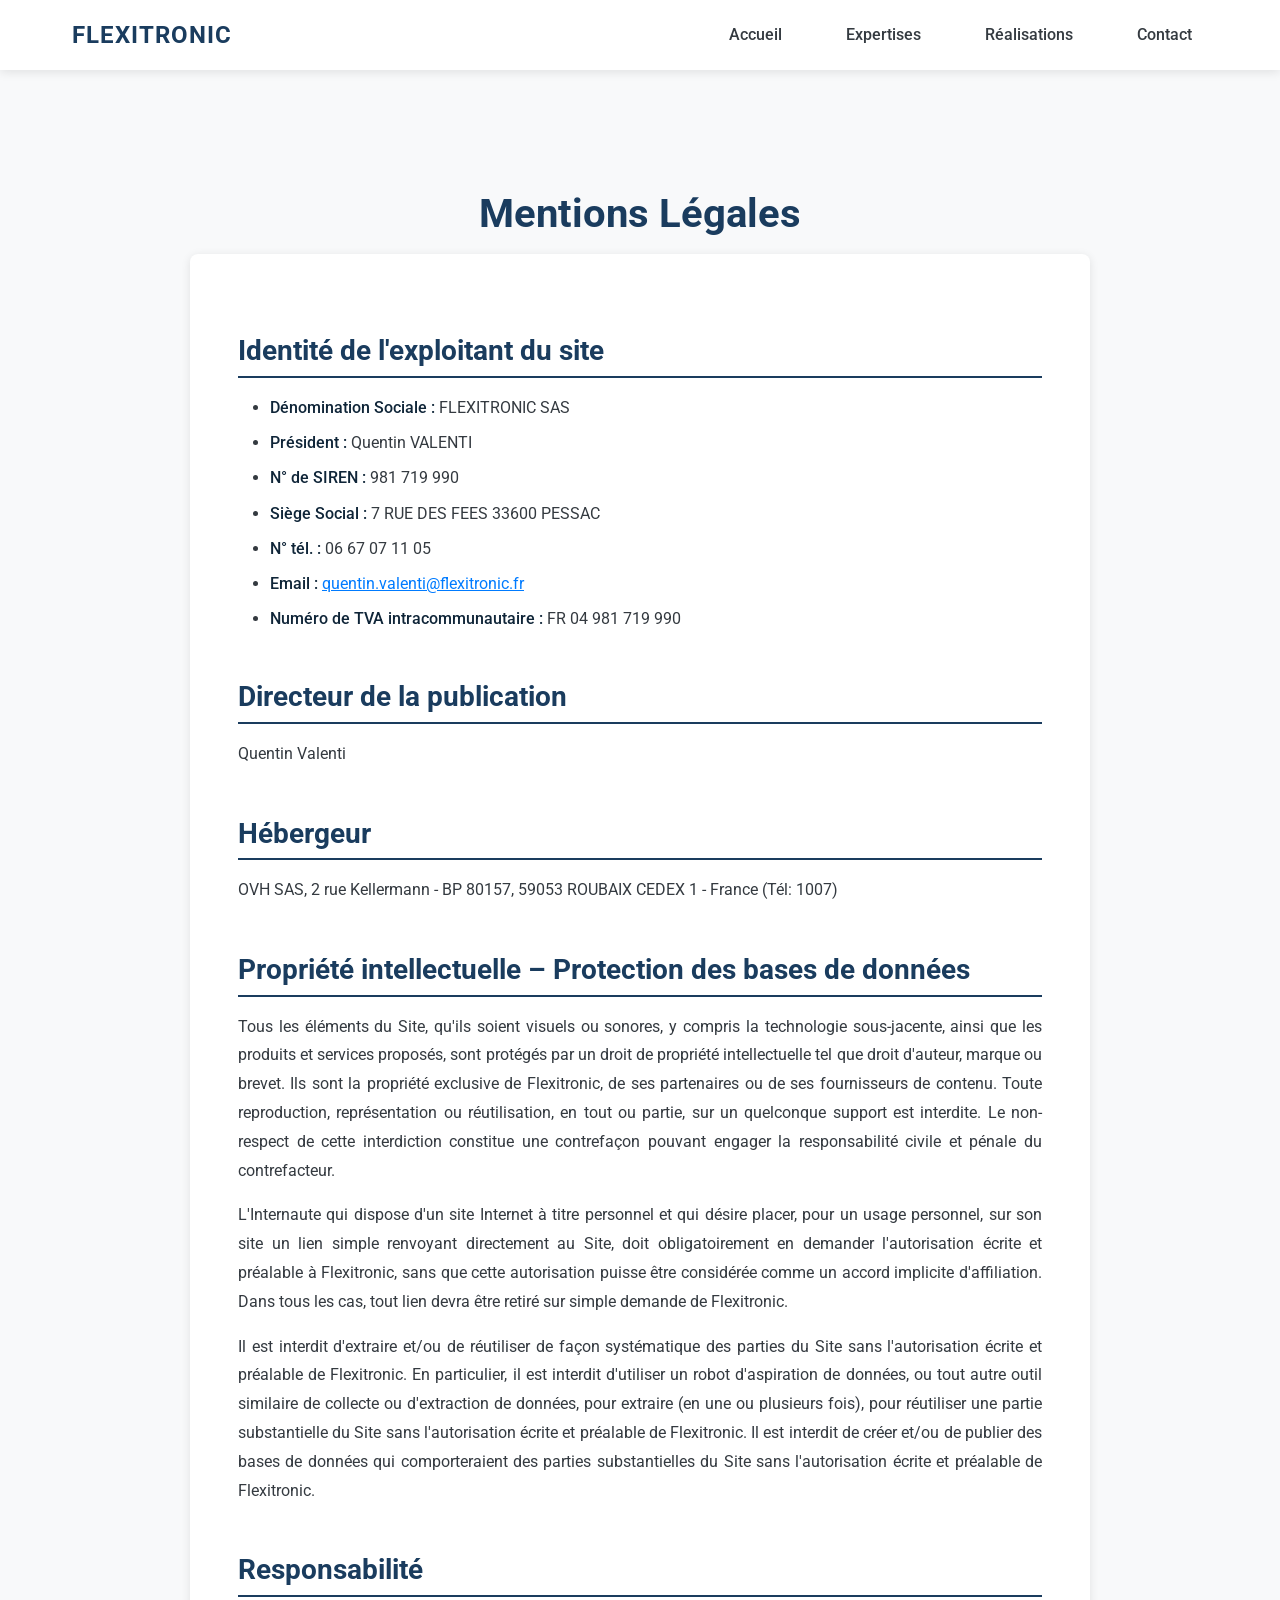
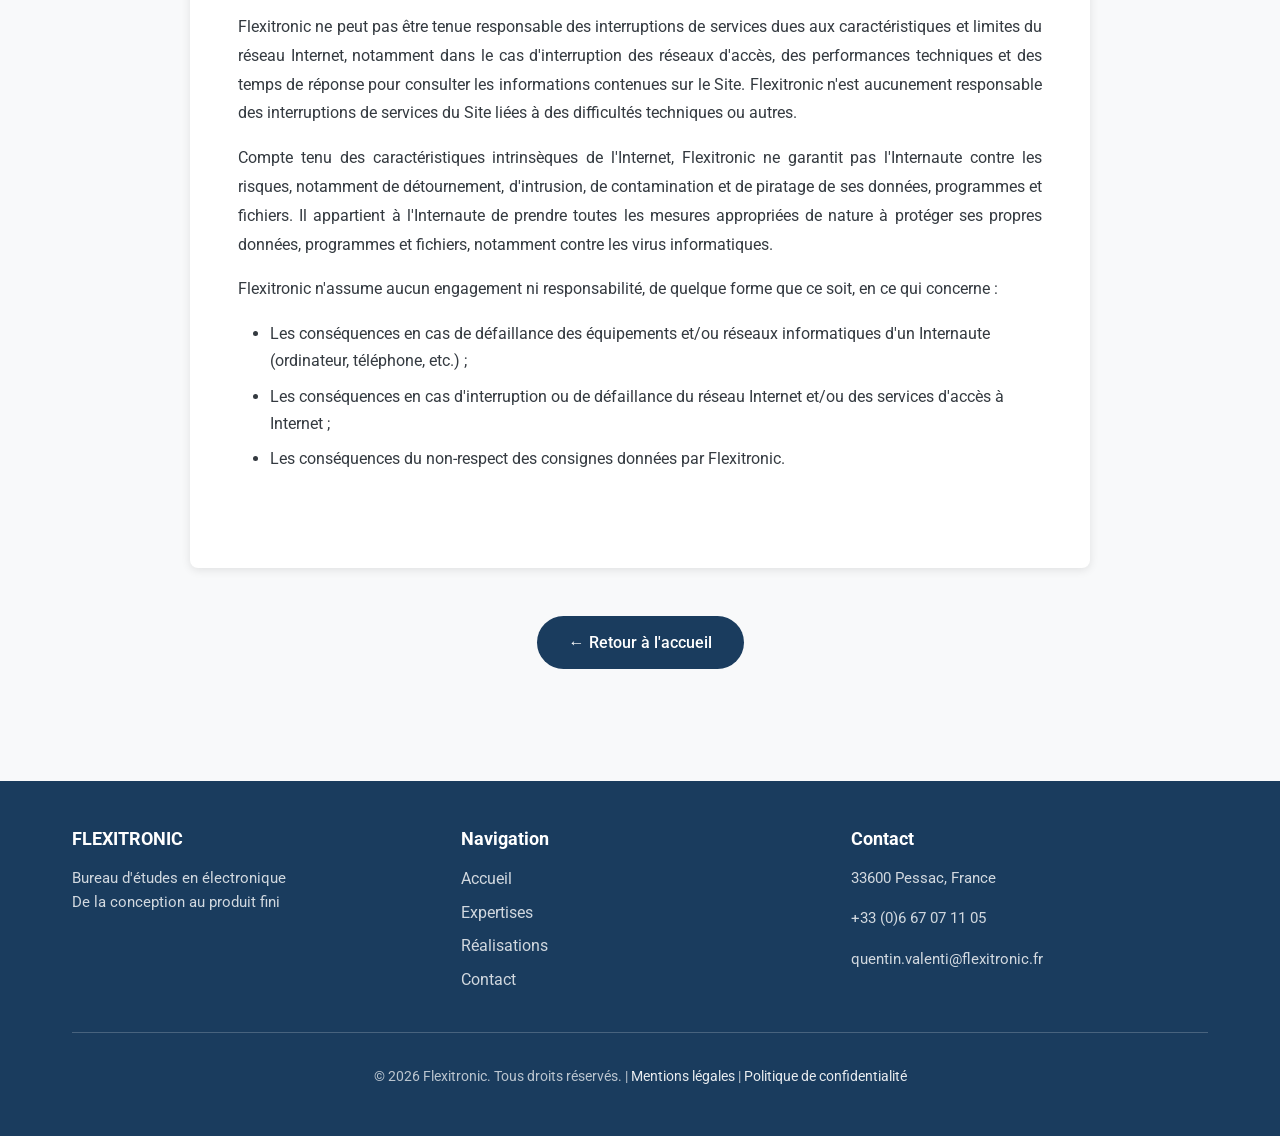
<file: mentions-legales.html>
<!DOCTYPE html>
<html lang="fr">

<head>
  <meta charset="UTF-8">
  <meta name="viewport" content="width=device-width, initial-scale=1.0">
  <meta name="description" content="Mentions légales - Flexitronic">
  <title>Mentions Légales | Flexitronic</title>

  <link rel="preconnect" href="https://fonts.googleapis.com">
  <link rel="preconnect" href="https://fonts.gstatic.com" crossorigin>
  <link href="https://fonts.googleapis.com/css2?family=Roboto:wght@300;400;500;700&display=swap" rel="stylesheet">

  <link rel="icon" href="logo.png" type="image/png">

  <link rel="stylesheet" href="styles.css">
</head>

<body>
  <header id="header" class="header">
    <nav class="nav-container">
      <div class="logo">
        <a href="index.html">FLEXITRONIC</a>
      </div>
      <ul class="nav-menu" id="nav-menu">
        <li><a href="index.html#accueil" class="nav-link">Accueil</a></li>
        <li><a href="index.html#expertises" class="nav-link">Expertises</a></li>
        <li><a href="index.html#realisations" class="nav-link">Réalisations</a></li>
        <li><a href="index.html#contact" class="nav-link">Contact</a></li>
      </ul>
      <div class="hamburger" id="hamburger">
        <span></span>
        <span></span>
        <span></span>
      </div>
    </nav>
  </header>

  <section class="section legal-page">
    <div class="container">
      <h1 class="section-title">Mentions Légales</h1>
      
      <div class="legal-content">
        <article class="legal-section">
          <h2>Identité de l'exploitant du site</h2>
          <ul>
            <li><strong>Dénomination Sociale :</strong> FLEXITRONIC SAS</li>
            <li><strong>Président :</strong> Quentin VALENTI</li>
            <li><strong>N° de SIREN :</strong> 981 719 990</li>
            <li><strong>Siège Social :</strong> 7 RUE DES FEES 33600 PESSAC</li>
            <li><strong>N° tél. :</strong> 06 67 07 11 05</li>
            <li><strong>Email :</strong> <a href="mailto:quentin.valenti@flexitronic.fr">quentin.valenti@flexitronic.fr</a></li>
            <li><strong>Numéro de TVA intracommunautaire :</strong> FR 04 981 719 990</li>
          </ul>
        </article>

        <article class="legal-section">
          <h2>Directeur de la publication</h2>
          <p>Quentin Valenti</p>
        </article>

        <article class="legal-section">
          <h2>Hébergeur</h2>
          <p>OVH SAS, 2 rue Kellermann - BP 80157, 59053 ROUBAIX CEDEX 1 - France (Tél: 1007)</p>
        </article>

        <article class="legal-section">
          <h2>Propriété intellectuelle – Protection des bases de données</h2>
          <p>Tous les éléments du Site, qu'ils soient visuels ou sonores, y compris la technologie sous-jacente, ainsi que les produits et services proposés, sont protégés par un droit de propriété intellectuelle tel que droit d'auteur, marque ou brevet. Ils sont la propriété exclusive de Flexitronic, de ses partenaires ou de ses fournisseurs de contenu. Toute reproduction, représentation ou réutilisation, en tout ou partie, sur un quelconque support est interdite. Le non-respect de cette interdiction constitue une contrefaçon pouvant engager la responsabilité civile et pénale du contrefacteur.</p>
          
          <p>L'Internaute qui dispose d'un site Internet à titre personnel et qui désire placer, pour un usage personnel, sur son site un lien simple renvoyant directement au Site, doit obligatoirement en demander l'autorisation écrite et préalable à Flexitronic, sans que cette autorisation puisse être considérée comme un accord implicite d'affiliation. Dans tous les cas, tout lien devra être retiré sur simple demande de Flexitronic.</p>
          
          <p>Il est interdit d'extraire et/ou de réutiliser de façon systématique des parties du Site sans l'autorisation écrite et préalable de Flexitronic. En particulier, il est interdit d'utiliser un robot d'aspiration de données, ou tout autre outil similaire de collecte ou d'extraction de données, pour extraire (en une ou plusieurs fois), pour réutiliser une partie substantielle du Site sans l'autorisation écrite et préalable de Flexitronic. Il est interdit de créer et/ou de publier des bases de données qui comporteraient des parties substantielles du Site sans l'autorisation écrite et préalable de Flexitronic.</p>
        </article>

        <article class="legal-section">
          <h2>Responsabilité</h2>
          <p>Flexitronic ne peut pas être tenue responsable des interruptions de services dues aux caractéristiques et limites du réseau Internet, notamment dans le cas d'interruption des réseaux d'accès, des performances techniques et des temps de réponse pour consulter les informations contenues sur le Site. Flexitronic n'est aucunement responsable des interruptions de services du Site liées à des difficultés techniques ou autres.</p>
          
          <p>Compte tenu des caractéristiques intrinsèques de l'Internet, Flexitronic ne garantit pas l'Internaute contre les risques, notamment de détournement, d'intrusion, de contamination et de piratage de ses données, programmes et fichiers. Il appartient à l'Internaute de prendre toutes les mesures appropriées de nature à protéger ses propres données, programmes et fichiers, notamment contre les virus informatiques.</p>
          
          <p>Flexitronic n'assume aucun engagement ni responsabilité, de quelque forme que ce soit, en ce qui concerne :</p>
          <ul>
            <li>Les conséquences en cas de défaillance des équipements et/ou réseaux informatiques d'un Internaute (ordinateur, téléphone, etc.) ;</li>
            <li>Les conséquences en cas d'interruption ou de défaillance du réseau Internet et/ou des services d'accès à Internet ;</li>
            <li>Les conséquences du non-respect des consignes données par Flexitronic.</li>
          </ul>
        </article>
      </div>

      <div class="legal-back">
        <a href="index.html" class="btn btn-secondary">← Retour à l'accueil</a>
      </div>
    </div>
  </section>

  <footer class="footer">
    <div class="container">
      <div class="footer-content">
        <div class="footer-section">
          <h3>FLEXITRONIC</h3>
          <p>Bureau d'études en électronique<br>De la conception au produit fini</p>
        </div>
        <div class="footer-section">
          <h4>Navigation</h4>
          <ul>
            <li><a href="index.html#accueil">Accueil</a></li>
            <li><a href="index.html#expertises">Expertises</a></li>
            <li><a href="index.html#realisations">Réalisations</a></li>
            <li><a href="index.html#contact">Contact</a></li>
          </ul>
        </div>
        <div class="footer-section">
          <h4>Contact</h4>
          <p>33600 Pessac, France</p>
          <p>+33 (0)6 67 07 11 05</p>
          <p>quentin.valenti@flexitronic.fr</p>
        </div>
      </div>
      <div class="footer-bottom">
        <p>&copy; 2026 Flexitronic. Tous droits réservés. | <a href="mentions-legales.html">Mentions légales</a> | <a href="politique-confidentialite.html">Politique de confidentialité</a></p>
      </div>
    </div>
  </footer>

  <script src="script.js"></script>
</body>

</html>
</file>
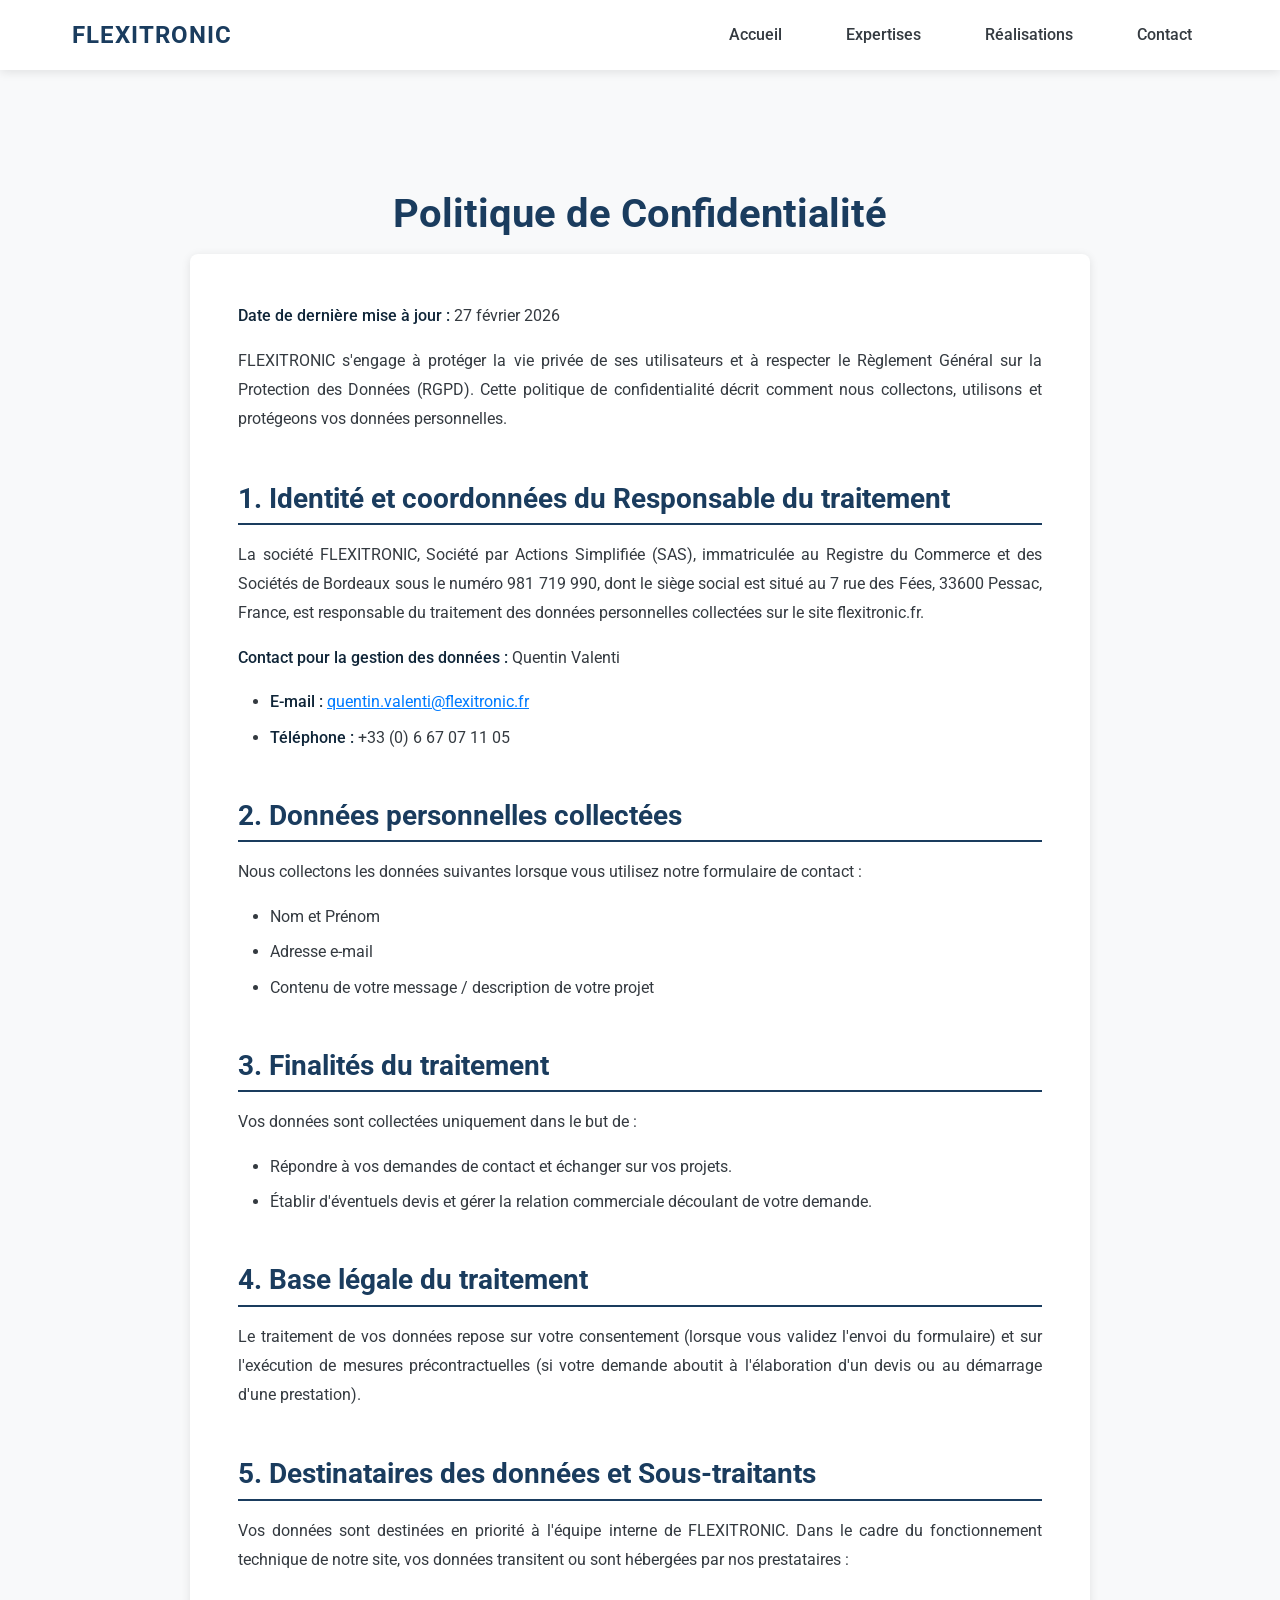
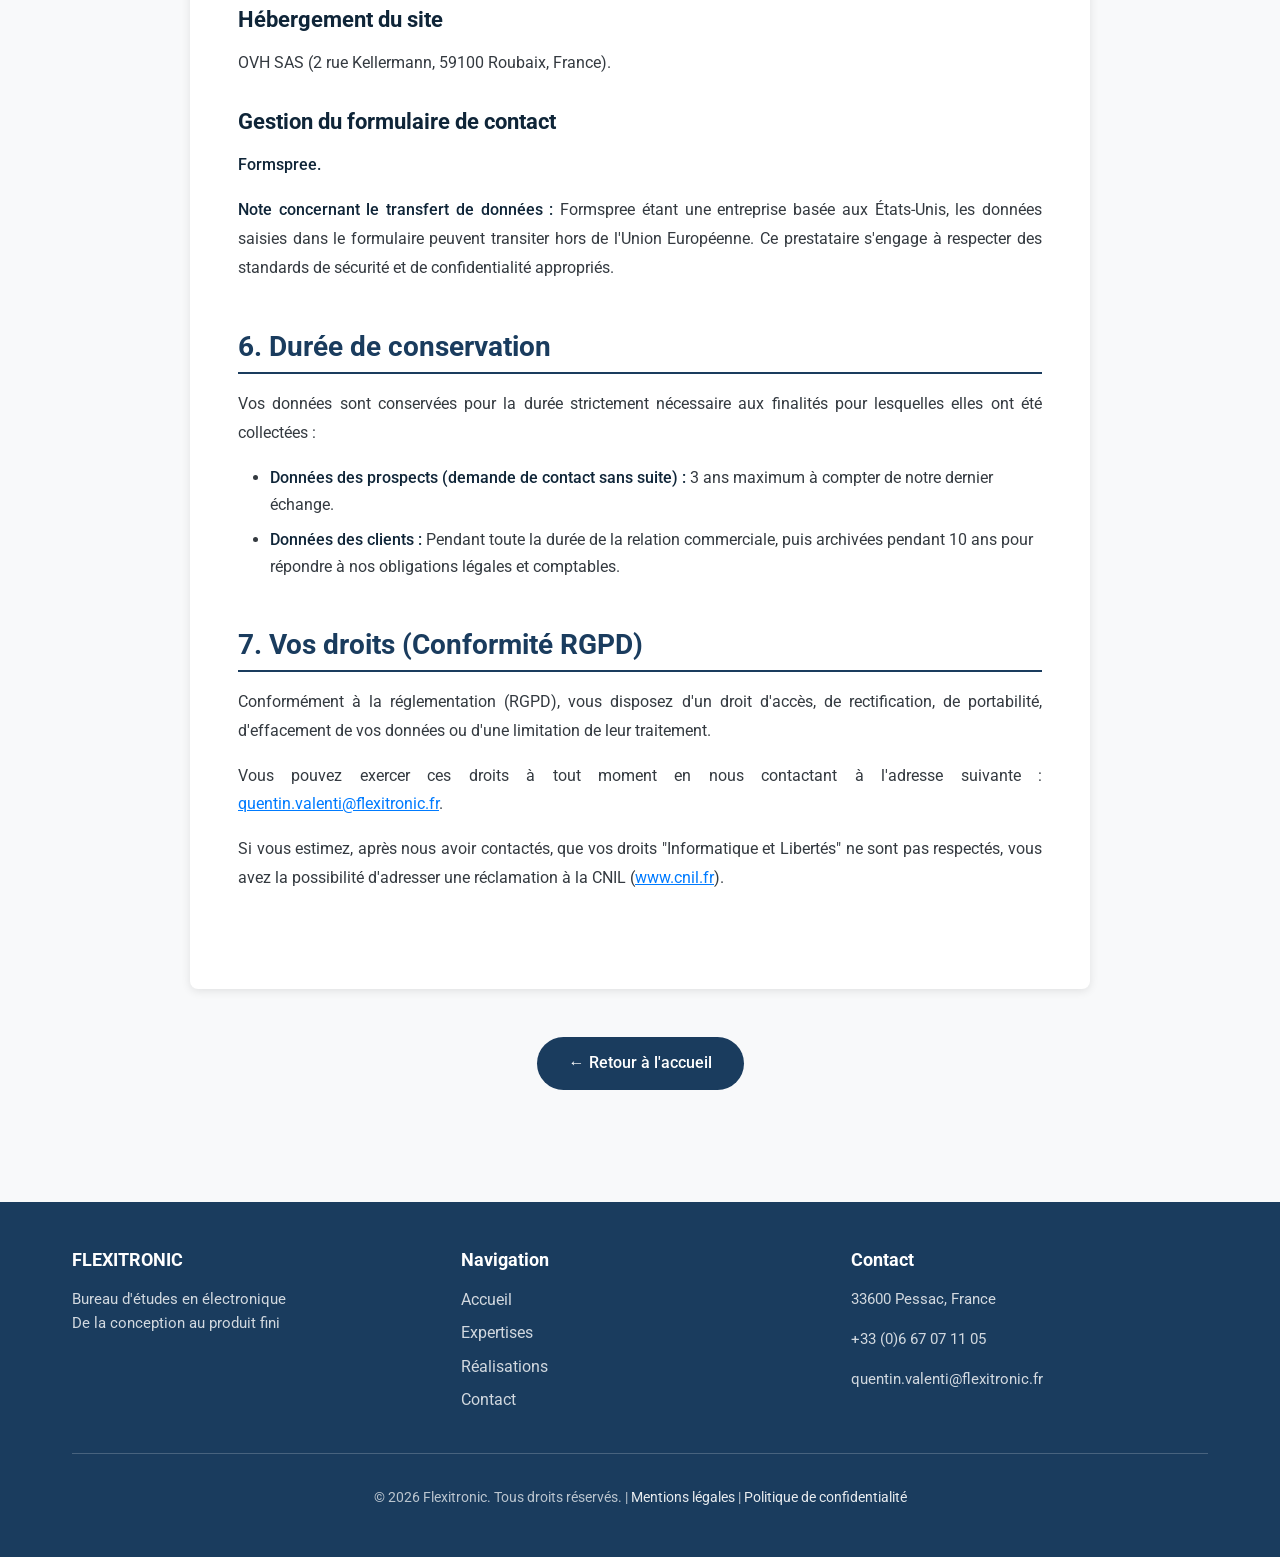
<file: politique-confidentialite.html>
<!DOCTYPE html>
<html lang="fr">

<head>
  <meta charset="UTF-8">
  <meta name="viewport" content="width=device-width, initial-scale=1.0">
  <meta name="description" content="Politique de confidentialité - Flexitronic">
  <title>Politique de Confidentialité | Flexitronic</title>

  <link rel="preconnect" href="https://fonts.googleapis.com">
  <link rel="preconnect" href="https://fonts.gstatic.com" crossorigin>
  <link href="https://fonts.googleapis.com/css2?family=Roboto:wght@300;400;500;700&display=swap" rel="stylesheet">

  <link rel="icon" href="logo.png" type="image/png">

  <link rel="stylesheet" href="styles.css">
</head>

<body>
  <header id="header" class="header">
    <nav class="nav-container">
      <div class="logo">
        <a href="index.html">FLEXITRONIC</a>
      </div>
      <ul class="nav-menu" id="nav-menu">
        <li><a href="index.html#accueil" class="nav-link">Accueil</a></li>
        <li><a href="index.html#expertises" class="nav-link">Expertises</a></li>
        <li><a href="index.html#realisations" class="nav-link">Réalisations</a></li>
        <li><a href="index.html#contact" class="nav-link">Contact</a></li>
      </ul>
      <div class="hamburger" id="hamburger">
        <span></span>
        <span></span>
        <span></span>
      </div>
    </nav>
  </header>

  <section class="section legal-page">
    <div class="container">
      <h1 class="section-title">Politique de Confidentialité</h1>
      
      <div class="legal-content">
        <article class="legal-section">
          <p><strong>Date de dernière mise à jour :</strong> 27 février 2026</p>
          <p>FLEXITRONIC s'engage à protéger la vie privée de ses utilisateurs et à respecter le Règlement Général sur la Protection des Données (RGPD). Cette politique de confidentialité décrit comment nous collectons, utilisons et protégeons vos données personnelles.</p>
        </article>

        <article class="legal-section">
          <h2>1. Identité et coordonnées du Responsable du traitement</h2>
          <p>La société FLEXITRONIC, Société par Actions Simplifiée (SAS), immatriculée au Registre du Commerce et des Sociétés de Bordeaux sous le numéro 981 719 990, dont le siège social est situé au 7 rue des Fées, 33600 Pessac, France, est responsable du traitement des données personnelles collectées sur le site flexitronic.fr.</p>
          <p><strong>Contact pour la gestion des données :</strong> Quentin Valenti</p>
          <ul>
            <li><strong>E-mail :</strong> <a href="mailto:quentin.valenti@flexitronic.fr">quentin.valenti@flexitronic.fr</a></li>
            <li><strong>Téléphone :</strong> +33 (0) 6 67 07 11 05</li>
          </ul>
        </article>

        <article class="legal-section">
          <h2>2. Données personnelles collectées</h2>
          <p>Nous collectons les données suivantes lorsque vous utilisez notre formulaire de contact :</p>
          <ul>
            <li>Nom et Prénom</li>
            <li>Adresse e-mail</li>
            <li>Contenu de votre message / description de votre projet</li>
          </ul>
        </article>

        <article class="legal-section">
          <h2>3. Finalités du traitement</h2>
          <p>Vos données sont collectées uniquement dans le but de :</p>
          <ul>
            <li>Répondre à vos demandes de contact et échanger sur vos projets.</li>
            <li>Établir d'éventuels devis et gérer la relation commerciale découlant de votre demande.</li>
          </ul>
        </article>

        <article class="legal-section">
          <h2>4. Base légale du traitement</h2>
          <p>Le traitement de vos données repose sur votre consentement (lorsque vous validez l'envoi du formulaire) et sur l'exécution de mesures précontractuelles (si votre demande aboutit à l'élaboration d'un devis ou au démarrage d'une prestation).</p>
        </article>

        <article class="legal-section">
          <h2>5. Destinataires des données et Sous-traitants</h2>
          <p>Vos données sont destinées en priorité à l'équipe interne de FLEXITRONIC. Dans le cadre du fonctionnement technique de notre site, vos données transitent ou sont hébergées par nos prestataires :</p>
          
          <h3>Hébergement du site</h3>
          <p>OVH SAS (2 rue Kellermann, 59100 Roubaix, France).</p>

          <h3>Gestion du formulaire de contact</h3>
          <p><strong>Formspree.</strong></p>
          <p><strong>Note concernant le transfert de données :</strong> Formspree étant une entreprise basée aux États-Unis, les données saisies dans le formulaire peuvent transiter hors de l'Union Européenne. Ce prestataire s'engage à respecter des standards de sécurité et de confidentialité appropriés.</p>
        </article>

        <article class="legal-section">
          <h2>6. Durée de conservation</h2>
          <p>Vos données sont conservées pour la durée strictement nécessaire aux finalités pour lesquelles elles ont été collectées :</p>
          <ul>
            <li><strong>Données des prospects (demande de contact sans suite) :</strong> 3 ans maximum à compter de notre dernier échange.</li>
            <li><strong>Données des clients :</strong> Pendant toute la durée de la relation commerciale, puis archivées pendant 10 ans pour répondre à nos obligations légales et comptables.</li>
          </ul>
        </article>

        <article class="legal-section">
          <h2>7. Vos droits (Conformité RGPD)</h2>
          <p>Conformément à la réglementation (RGPD), vous disposez d'un droit d'accès, de rectification, de portabilité, d'effacement de vos données ou d'une limitation de leur traitement.</p>
          <p>Vous pouvez exercer ces droits à tout moment en nous contactant à l'adresse suivante : <a href="mailto:quentin.valenti@flexitronic.fr">quentin.valenti@flexitronic.fr</a>.</p>
          <p>Si vous estimez, après nous avoir contactés, que vos droits "Informatique et Libertés" ne sont pas respectés, vous avez la possibilité d'adresser une réclamation à la CNIL (<a href="https://www.cnil.fr" target="_blank" rel="noopener noreferrer">www.cnil.fr</a>).</p>
        </article>
      </div>

      <div class="legal-back">
        <a href="index.html" class="btn btn-secondary">← Retour à l'accueil</a>
      </div>
    </div>
  </section>

  <footer class="footer">
    <div class="container">
      <div class="footer-content">
        <div class="footer-section">
          <h3>FLEXITRONIC</h3>
          <p>Bureau d'études en électronique<br>De la conception au produit fini</p>
        </div>
        <div class="footer-section">
          <h4>Navigation</h4>
          <ul>
            <li><a href="index.html#accueil">Accueil</a></li>
            <li><a href="index.html#expertises">Expertises</a></li>
            <li><a href="index.html#realisations">Réalisations</a></li>
            <li><a href="index.html#contact">Contact</a></li>
          </ul>
        </div>
        <div class="footer-section">
          <h4>Contact</h4>
          <p>33600 Pessac, France</p>
          <p>+33 (0)6 67 07 11 05</p>
          <p>quentin.valenti@flexitronic.fr</p>
        </div>
      </div>
      <div class="footer-bottom">
        <p>&copy; 2026 Flexitronic. Tous droits réservés. | <a href="mentions-legales.html">Mentions légales</a> | <a href="politique-confidentialite.html">Politique de confidentialité</a></p>
      </div>
    </div>
  </footer>

  <script src="script.js"></script>
</body>

</html>
</file>
<file: styles.css>
﻿

:root {
  
  --primary-color: #1a3c5e;
  --primary-dark: #0f2538;
  --primary-light: #2d5a85;
  --accent-color: #007bff;
  
  
  --white: #ffffff;
  --gray-light: #f8f9fa;
  --gray-medium: #6c757d;
  --gray-dark: #343a40;
  --black: #000000;
  
  
  --font-family: 'Roboto', -apple-system, BlinkMacSystemFont, 'Segoe UI', sans-serif;
  --font-weight-light: 300;
  --font-weight-regular: 400;
  --font-weight-medium: 500;
  --font-weight-bold: 700;
  
  
  --spacing-xs: 0.5rem;
  --spacing-sm: 1rem;
  --spacing-md: 2rem;
  --spacing-lg: 3rem;
  --spacing-xl: 5rem;
  
  
  --transition: all 0.3s ease;
}

* {
  margin: 0;
  padding: 0;
  box-sizing: border-box;
}

html {
  scroll-behavior: smooth; 
  font-size: 16px;
}

body {
  font-family: var(--font-family);
  font-weight: var(--font-weight-regular);
  line-height: 1.6;
  color: var(--gray-dark);
  background-color: var(--white);
  overflow-x: hidden;
}

h1, h2, h3, h4, h5, h6 {
  font-weight: var(--font-weight-bold);
  line-height: 1.2;
  margin-bottom: var(--spacing-sm);
  color: var(--primary-color);
}

h1 { font-size: 2.5rem; }
h2 { font-size: 2rem; }
h3 { font-size: 1.5rem; }
h4 { font-size: 1.25rem; }

p {
  margin-bottom: var(--spacing-sm);
}

a {
  color: var(--primary-color);
  text-decoration: none;
  transition: var(--transition);
}

a:hover {
  color: var(--primary-light);
}

.container {
  max-width: 1200px;
  margin: 0 auto;
  padding: 0 var(--spacing-md);
}

.section {
  padding: var(--spacing-xl) 0;
}

.section-title {
  font-size: 2.5rem;
  text-align: center;
  margin-bottom: var(--spacing-sm);
  color: var(--primary-color);
}

.section-subtitle {
  text-align: center;
  font-size: 1.1rem;
  color: var(--gray-medium);
  margin-bottom: var(--spacing-lg);
  max-width: 700px;
  margin-left: auto;
  margin-right: auto;
}

.header {
  background-color: var(--white);
  box-shadow: 0 2px 10px rgba(0, 0, 0, 0.1);
  position: sticky;
  top: 0;
  z-index: 1000;
  transition: var(--transition);
}

.nav-container {
  max-width: 1200px;
  margin: 0 auto;
  display: flex;
  justify-content: space-between;
  align-items: center;
  padding: 1rem var(--spacing-md);
}


.logo a {
  display: inline-flex;
  align-items: center;
  gap: 0.75rem;
  font-size: 1.5rem;
  font-weight: var(--font-weight-bold);
  color: var(--primary-color);
  letter-spacing: 1px;
}

.logo img {
  max-height: 50px;
  height: auto;
  width: auto;
  display: block;
}

.logo a:hover {
  color: var(--primary-light);
}

.nav-menu {
  display: flex;
  list-style: none;
  gap: var(--spacing-md);
}

.nav-link {
  color: var(--gray-dark);
  font-weight: var(--font-weight-medium);
  padding: 0.5rem 1rem;
  border-radius: 5px;
  transition: var(--transition);
}

.nav-link:hover,
.nav-link:focus {
  color: var(--primary-color);
  background-color: var(--gray-light);
}

.hamburger {
  display: none;
  flex-direction: column;
  cursor: pointer;
  gap: 5px;
}

.hamburger span {
  width: 25px;
  height: 3px;
  background-color: var(--primary-color);
  border-radius: 2px;
  transition: var(--transition);
}

.hero {
  position: relative;
  height: 100vh;
  display: flex;
  align-items: center;
  justify-content: center;
  text-align: center;
  background-image: url('https://images.unsplash.com/photo-1518770660439-4636190af475?w=1600&h=900&fit=crop');
  background-size: cover;
  background-position: center;
  background-attachment: fixed; 
  color: var(--white);
}

.hero-overlay {
  position: absolute;
  top: 0;
  left: 0;
  width: 100%;
  height: 100%;
  background: linear-gradient(135deg, rgba(26, 60, 94, 0.9), rgba(15, 37, 56, 0.8));
}

.hero-content {
  position: relative;
  z-index: 1;
  max-width: 800px;
  padding: 0 var(--spacing-md);
  animation: fadeInUp 1s ease;
}

.hero-title {
  font-size: 3.5rem;
  margin-bottom: var(--spacing-md);
  color: var(--white);
  text-shadow: 2px 2px 8px rgba(0, 0, 0, 0.3);
}

.hero-subtitle {
  font-size: 1.3rem;
  margin-bottom: var(--spacing-lg);
  font-weight: var(--font-weight-light);
  opacity: 0.95;
}

.btn {
  display: inline-block;
  padding: 0.85rem 2rem;
  font-size: 1rem;
  font-weight: var(--font-weight-medium);
  text-align: center;
  border-radius: 50px;
  cursor: pointer;
  transition: var(--transition);
  border: none;
  text-decoration: none;
}

.btn-primary {
  background-color: var(--accent-color);
  color: var(--white);
  box-shadow: 0 4px 15px rgba(0, 123, 255, 0.3);
}

.btn-primary:hover {
  background-color: #0056b3;
  color: var(--white);
  transform: translateY(-3px);
  box-shadow: 0 6px 20px rgba(0, 123, 255, 0.4);
}

.btn-secondary {
  background-color: var(--primary-color);
  color: var(--white);
}

.btn-secondary:hover {
  background-color: var(--primary-dark);
  transform: translateY(-3px);
  color: var(--white);
}

.btn-block {
  width: 100%;
  display: block;
}

.expertises {
  background-color: var(--gray-light);
}

.expertise-grid {
  display: grid;
  grid-template-columns: repeat(auto-fit, minmax(250px, 1fr));
  gap: var(--spacing-md);
}

.expertise-card {
  background-color: var(--white);
  padding: var(--spacing-md);
  border-radius: 10px;
  text-align: center;
  box-shadow: 0 4px 12px rgba(0, 0, 0, 0.08);
  transition: var(--transition);
  border: 2px solid transparent;
}

.expertise-card:hover {
  transform: translateY(-10px);
  box-shadow: 0 10px 25px rgba(0, 0, 0, 0.15);
  border-color: var(--primary-color);
}

.expertise-icon {
  color: var(--primary-color);
  margin-bottom: var(--spacing-sm);
}

.expertise-card h3 {
  font-size: 1.3rem;
  margin-bottom: var(--spacing-sm);
  color: var(--primary-color);
}

.expertise-card p {
  color: var(--gray-medium);
  font-size: 0.95rem;
  line-height: 1.5;
}

.about {
  background-color: var(--white);
}

.about-content {
  display: flex;
  align-items: center;
  gap: var(--spacing-lg);
}

.about-text {
  flex: 1;
}

.about-text h2 {
  text-align: left;
}

.about-text p {
  font-size: 1.05rem;
  color: var(--gray-dark);
  margin-bottom: var(--spacing-md);
}

.about-list {
  list-style: none;
  margin: var(--spacing-md) 0;
}

.about-list li {
  font-size: 1rem;
  color: var(--gray-dark);
  padding: 0.5rem 0;
  border-left: 3px solid var(--accent-color);
  padding-left: var(--spacing-sm);
  margin-bottom: 0.5rem;
}

.about-image {
  flex: 1;
}

.about-image img {
  width: 100%;
  height: auto;
  border-radius: 10px;
  box-shadow: 0 8px 20px rgba(0, 0, 0, 0.15);
}

.realisations {
  background-color: var(--gray-light);
}

.realisation-grid {
  display: grid;
  grid-template-columns: repeat(auto-fit, minmax(300px, 1fr));
  gap: var(--spacing-md);
}

.realisation-card {
  background-color: var(--white);
  border-radius: 10px;
  overflow: hidden;
  box-shadow: 0 4px 12px rgba(0, 0, 0, 0.08);
  transition: var(--transition);
}

.realisation-card:hover {
  transform: translateY(-10px);
  box-shadow: 0 10px 25px rgba(0, 0, 0, 0.15);
}

.realisation-image {
  height: 200px;
  overflow: hidden;
}

.realisation-image img {
  width: 100%;
  height: 100%;
  object-fit: cover;
  transition: var(--transition);
}

.realisation-card:hover .realisation-image img {
  transform: scale(1.1);
}

.realisation-content {
  padding: var(--spacing-md);
}

.realisation-content h3 {
  font-size: 1.3rem;
  margin-bottom: var(--spacing-sm);
  color: var(--primary-color);
}

.realisation-content p {
  color: var(--gray-medium);
  font-size: 0.95rem;
}

.contact {
  background-color: var(--white);
}

.contact-wrapper {
  display: grid;
  grid-template-columns: 1fr 2fr;
  gap: var(--spacing-lg);
  margin-top: var(--spacing-lg);
}

.contact-info {
  display: flex;
  flex-direction: column;
  gap: var(--spacing-md);
}

.contact-item {
  display: flex;
  align-items: flex-start;
  gap: var(--spacing-sm);
  padding: var(--spacing-md);
  background-color: var(--gray-light);
  border-radius: 10px;
  transition: var(--transition);
}

.contact-item:hover {
  background-color: #e9ecef;
  transform: translateX(5px);
}

.contact-icon {
  color: var(--primary-color);
  flex-shrink: 0;
}

.contact-item h4 {
  font-size: 1rem;
  margin-bottom: 0.25rem;
  color: var(--primary-color);
}

.contact-item p {
  font-size: 0.95rem;
  color: var(--gray-medium);
  margin: 0;
}

.contact-form {
  background-color: var(--gray-light);
  padding: var(--spacing-md);
  border-radius: 10px;
}

.form-group {
  margin-bottom: var(--spacing-md);
}

.form-group label {
  display: block;
  font-weight: var(--font-weight-medium);
  margin-bottom: 0.5rem;
  color: var(--primary-color);
}

.form-group input,
.form-group textarea {
  width: 100%;
  padding: 0.85rem;
  font-family: var(--font-family);
  font-size: 1rem;
  border: 2px solid #dee2e6;
  border-radius: 8px;
  transition: var(--transition);
  background-color: var(--white);
}

.form-group input:focus,
.form-group textarea:focus {
  outline: none;
  border-color: var(--primary-color);
  box-shadow: 0 0 0 3px rgba(26, 60, 94, 0.1);
}

.form-group textarea {
  resize: vertical;
  min-height: 120px;
}

.footer {
  background-color: var(--primary-color);
  color: var(--white);
  padding: var(--spacing-lg) 0 var(--spacing-md);
}

.footer-content {
  display: grid;
  grid-template-columns: repeat(auto-fit, minmax(250px, 1fr));
  gap: var(--spacing-md);
  margin-bottom: var(--spacing-md);
}

.footer-section h3,
.footer-section h4 {
  color: var(--white);
  margin-bottom: var(--spacing-sm);
  font-size: 1.1rem;
}

.footer-section p {
  color: rgba(255, 255, 255, 0.8);
  font-size: 0.95rem;
}

.footer-section ul {
  list-style: none;
}

.footer-section ul li {
  margin-bottom: 0.5rem;
}

.footer-section ul li a {
  color: rgba(255, 255, 255, 0.8);
  transition: var(--transition);
}

.footer-section ul li a:hover {
  color: var(--white);
  padding-left: 5px;
}

.footer-bottom {
  text-align: center;
  padding-top: var(--spacing-md);
  border-top: 1px solid rgba(255, 255, 255, 0.2);
}

.footer-bottom p {
  color: rgba(255, 255, 255, 0.7);
  font-size: 0.9rem;
}

.footer-bottom a {
  color: rgba(255, 255, 255, 0.9);
}

.footer-bottom a:hover {
  color: var(--white);
  text-decoration: underline;
}

@keyframes fadeInUp {
  from {
    opacity: 0;
    transform: translateY(30px);
  }
  to {
    opacity: 1;
    transform: translateY(0);
  }
}

@media (max-width: 768px) {
  
  .nav-menu {
    position: absolute;
    top: 100%;
    right: 0;
    width: 100%;
    background-color: var(--white);
    flex-direction: column;
    align-items: center;
    box-shadow: 0 4px 10px rgba(0, 0, 0, 0.1);
    max-height: 0;
    overflow: hidden;
    transition: max-height 0.3s ease;
  }
  
  .nav-menu.active {
    max-height: 400px;
    padding: var(--spacing-sm) 0;
  }
  
  .hamburger {
    display: flex;
  }
  
  
  .hero-title {
    font-size: 2.5rem;
  }
  
  .hero-subtitle {
    font-size: 1.1rem;
  }
  
  
  .about-content {
    flex-direction: column;
  }
  
  
  .contact-wrapper {
    grid-template-columns: 1fr;
  }
  
  
  .footer-content {
    text-align: center;
  }
}

@media (max-width: 480px) {
  .section-title {
    font-size: 2rem;
  }
  
  .hero-title {
    font-size: 2rem;
  }
  
  .hero-subtitle {
    font-size: 1rem;
  }
  
  .expertise-grid,
  .realisation-grid {
    grid-template-columns: 1fr;
  }
}


/* ==============================
   PAGES LÉGALES (Mentions Légales & Politique de Confidentialité)
   ============================== */

.legal-page {
  background-color: var(--gray-light);
  min-height: 100vh;
  padding-top: 120px;
}

.legal-content {
  background-color: var(--white);
  padding: var(--spacing-lg);
  border-radius: 8px;
  box-shadow: 0 2px 10px rgba(0, 0, 0, 0.1);
  max-width: 900px;
  margin: 0 auto var(--spacing-lg);
}

.legal-section {
  margin-bottom: var(--spacing-lg);
}

.legal-section h2 {
  color: var(--primary-color);
  font-size: 1.75rem;
  margin-top: var(--spacing-md);
  margin-bottom: var(--spacing-sm);
  padding-bottom: 0.5rem;
  border-bottom: 2px solid var(--primary-color);
}

.legal-section h3 {
  color: var(--primary-dark);
  font-size: 1.35rem;
  margin-top: var(--spacing-md);
  margin-bottom: var(--spacing-sm);
}

.legal-section h4 {
  color: var(--primary-dark);
  font-size: 1.15rem;
  margin-top: var(--spacing-sm);
  margin-bottom: 0.5rem;
  font-weight: var(--font-weight-medium);
}

.legal-section p {
  color: var(--gray-dark);
  line-height: 1.8;
  margin-bottom: var(--spacing-sm);
  text-align: justify;
}

.legal-section ul {
  margin-left: var(--spacing-md);
  margin-bottom: var(--spacing-sm);
  list-style-type: disc;
}

.legal-section li {
  margin-bottom: 0.5rem;
  line-height: 1.7;
  color: var(--gray-dark);
}

.legal-section a {
  color: var(--accent-color);
  text-decoration: underline;
}

.legal-section a:hover {
  color: var(--primary-light);
}

.legal-section strong {
  color: var(--primary-dark);
  font-weight: var(--font-weight-medium);
}

.legal-back {
  text-align: center;
  margin-top: var(--spacing-lg);
  margin-bottom: var(--spacing-md);
}

/* Responsive pour pages légales */
@media (max-width: 768px) {
  .legal-page {
    padding-top: 100px;
  }

  .legal-content {
    padding: var(--spacing-md);
  }

  .legal-section h2 {
    font-size: 1.5rem;
  }

  .legal-section h3 {
    font-size: 1.2rem;
  }

  .legal-section p {
    text-align: left;
  }
}

@media (max-width: 480px) {
  .legal-content {
    padding: var(--spacing-sm);
  }

  .legal-section h2 {
    font-size: 1.3rem;
  }

  .legal-section ul {
    margin-left: var(--spacing-sm);
  }
}
</file>
